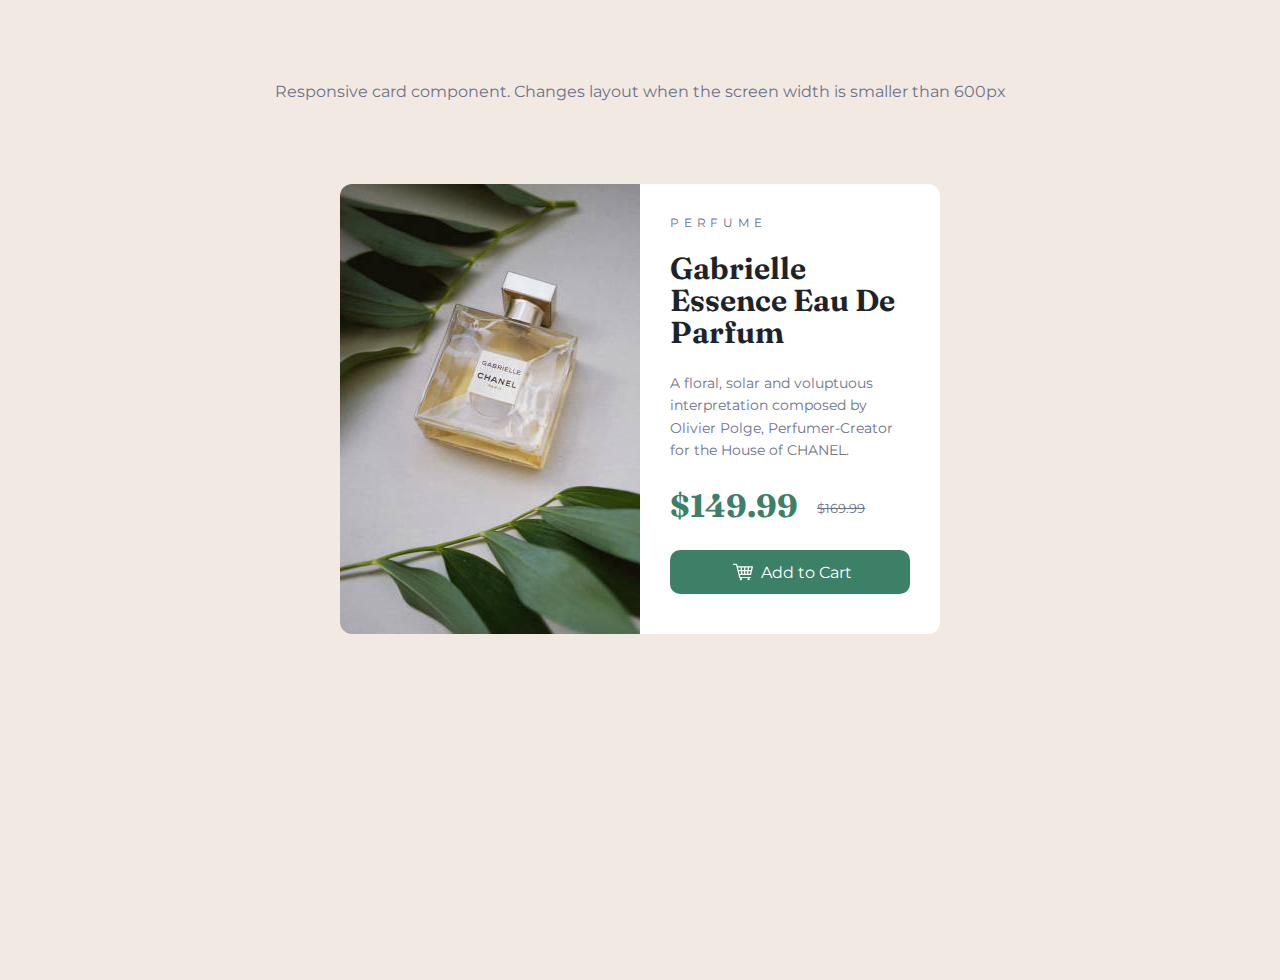
<file: project_01.html>
<!DOCTYPE html>
<html lang="en">
<head>
  <meta charset="UTF-8">
  <meta name="viewport" content="width=device-width, initial-scale=1.0"> <!-- displays site properly based on user's device -->

  <link rel="icon" type="image/png" sizes="32x32" href="./images/favicon-32x32.png">
  <link rel="preconnect" href="https://fonts.googleapis.com">
  <link rel="preconnect" href="https://fonts.gstatic.com" crossorigin>
  <link href="https://fonts.googleapis.com/css2?family=Lora:wght@400;500;600&family=Montserrat:wght@500;700&display=swap" rel="stylesheet">
  
  <link href="https://fonts.googleapis.com/css2?family=Fraunces:ital,opsz,wght@0,9..144,600;0,9..144,800;1,9..144,700&family=Oxygen:wght@300;400;700&family=Raleway:wght@100&display=swap" rel="stylesheet"> 
  <link rel="stylesheet" href="resetStyles.css">
  <link rel="stylesheet" href="myStyles.css">
  
  <title>Frontend Mentor | Product preview card component</title>

</head>
<body>

  <p class="intro">Responsive card component. Changes layout when the screen width is smaller than 600px</p>
  

  <div class="megaContainer">

    <div class="container">
      
      <div class="image__container"></div>

      

        <div class="textContainer">
          <p class="overText">PERFUME</p>
          <h1 class="heading"> Gabrielle Essence Eau De Parfum</h1>
          <p class="copyText">A floral, solar and voluptuous interpretation composed by Olivier Polge, 
          Perfumer-Creator for the House of CHANEL.</p>
          <p class="prices"><span class="newPrice">$149.99</span> <span class="oldPrice">$169.99</span></p>
          
          <button class="CTA">
          <span class="cartIcon"><img src="images/cart_vector.svg" alt=""></span>
          <span class="cartText">Add to Cart</span>
        </button>
        </div>
        
      
        
    </div>

  </div>
    
  
 

 

 

  
  
  <!-- <div class="attribution">
    Challenge by <a href="https://www.frontendmentor.io?ref=challenge" target="_blank">Frontend Mentor</a>. 
    Coded by <a href="#">Your Name Here</a>.
  </div> -->
</body>
</html>
</file>
<file: myStyles.css>
:root {
    --main-text-color: hsl(228, 12%, 48%);
    
}

body {
    font-family: 'Montserrat', sans-serif;
    background-color: #F2E9E2;
    color: var(--main-text-color);
}

.intro {
    margin: 5em;
    display: flex;
    justify-content: center;
    text-align: center;
}

.megaContainer {
    display: flex;
    justify-content: center;
}

.container {
    
    display: flex;
    /* margin-top: 7%; */
    margin-bottom: 3em;
    height: 450px;
    width: 600px;
    background-color: #FFF;
    border-radius: 12px;
}


/* img {
    width: 300px;
    float: left;
    border-radius: 12px 0 0 12px;
} */

.image__container {
    width: 300px;
    height: 450px;
    background-image: url("images/image-product-desktop_2.jpg");
    border-radius: 12px 0 0 12px;
}

.textContainer {
    width: 240px;
    margin: 30px
}

.overText {
    font-size: 0.75rem;
    letter-spacing: .3rem;
}

.heading {
    font-family: 'Fraunces', serif;
    font-weight: 650;
    font-size: 1.9rem;
    color: hsl(212, 21%, 14%);
    margin-top: 1.25rem;
    line-height: 2rem;
}

.copyText {
    font-size: 0.875rem;
    margin-top: 1.5rem;
    line-height: 1.4rem;
}

.prices {
    margin-top: 1.3rem;
    
}

.newPrice {
    font-family: 'Fraunces', serif;
    font-weight: 700;
    color: hsl(158, 36%, 37%);
    font-size: 2em;
}

.oldPrice{
   text-decoration:line-through;
   font-size: 0.8em;
   float: right;
   margin-top: 1.3em;
   margin-right: 3.5em;
}

.CTA {
    background-color: hsl(158, 36%, 37%);
    border: none;
    color: white;
    width: 100%;
    height: 2.8em;
    margin-top: 1.2em;
    border-radius: 10px;
    cursor: pointer;
}

.CTA:hover {
    background-color: #1A4031;
}

.cartIcon {
    display: inline-block;
    width: 29px;
    vertical-align: middle;
}

.cartText {
    vertical-align: middle;
}


/* Media query for mobile devices */

/* 390 */

@media (max-width: 600px) {

    .container {
        display:inline-block;
        height: 612px;
        width: 343px;
        
    }

    .image__container {
        width: 343px;
        height: 241px;
        background-image: url("images/image-product-mobile_2.jpg");
        border-radius: 12px 12px 0 0;
    }

    .textContainer {
        width: 297px;
        margin: 23px
    }

    .copyText {
        font-size: 0.775rem;
        margin-top: 1.5rem;
        line-height: 1.4rem;
    }
    
    .oldPrice{
        margin-right: 6.5em;
     }

     .heading {
        margin-top: 1rem;
    }
    
    .copyText {
        margin-top: 1rem;
    }
    
    .prices {
        margin-top: 2.5rem;
        
    }
    
    .CTA {
        margin-top: 0.7em;
    }
}
</file>
<file: resetStyles.css>
* Box sizing rules */
*,
*::before,
*::after {
  box-sizing: border-box;
}

/* Remove default margin */
body,
h1,
h2,
h3,
h4,
p,
figure,
blockquote,
dl,
dd {
  margin: 0;
}

/* Remove list styles on ul, ol elements with a list role, which suggests default styling will be removed */
ul[role='list'],
ol[role='list'] {
  list-style: none;
}

/* Set core root defaults */
html:focus-within {
  scroll-behavior: smooth;
}

/* Set core body defaults */
body {
  min-height: 100vh;
  text-rendering: optimizeSpeed;
  line-height: 1.5;
}

/* A elements that don't have a class get default styles */
a:not([class]) {
  text-decoration-skip-ink: auto;
}

/* Make images easier to work with */
img,
picture {
  max-width: 100%;
  display: block;
}

/* Inherit fonts for inputs and buttons */
input,
button,
textarea,
select {
  font: inherit;
}

/* Remove all animations, transitions and smooth scroll for people that prefer not to see them */
@media (prefers-reduced-motion: reduce) {
  html:focus-within {
   scroll-behavior: auto;
  }
  
  *,
  *::before,
  *::after {
    animation-duration: 0.01ms !important;
    animation-iteration-count: 1 !important;
    transition-duration: 0.01ms !important;
    scroll-behavior: auto !important;
  }
}
</file>
